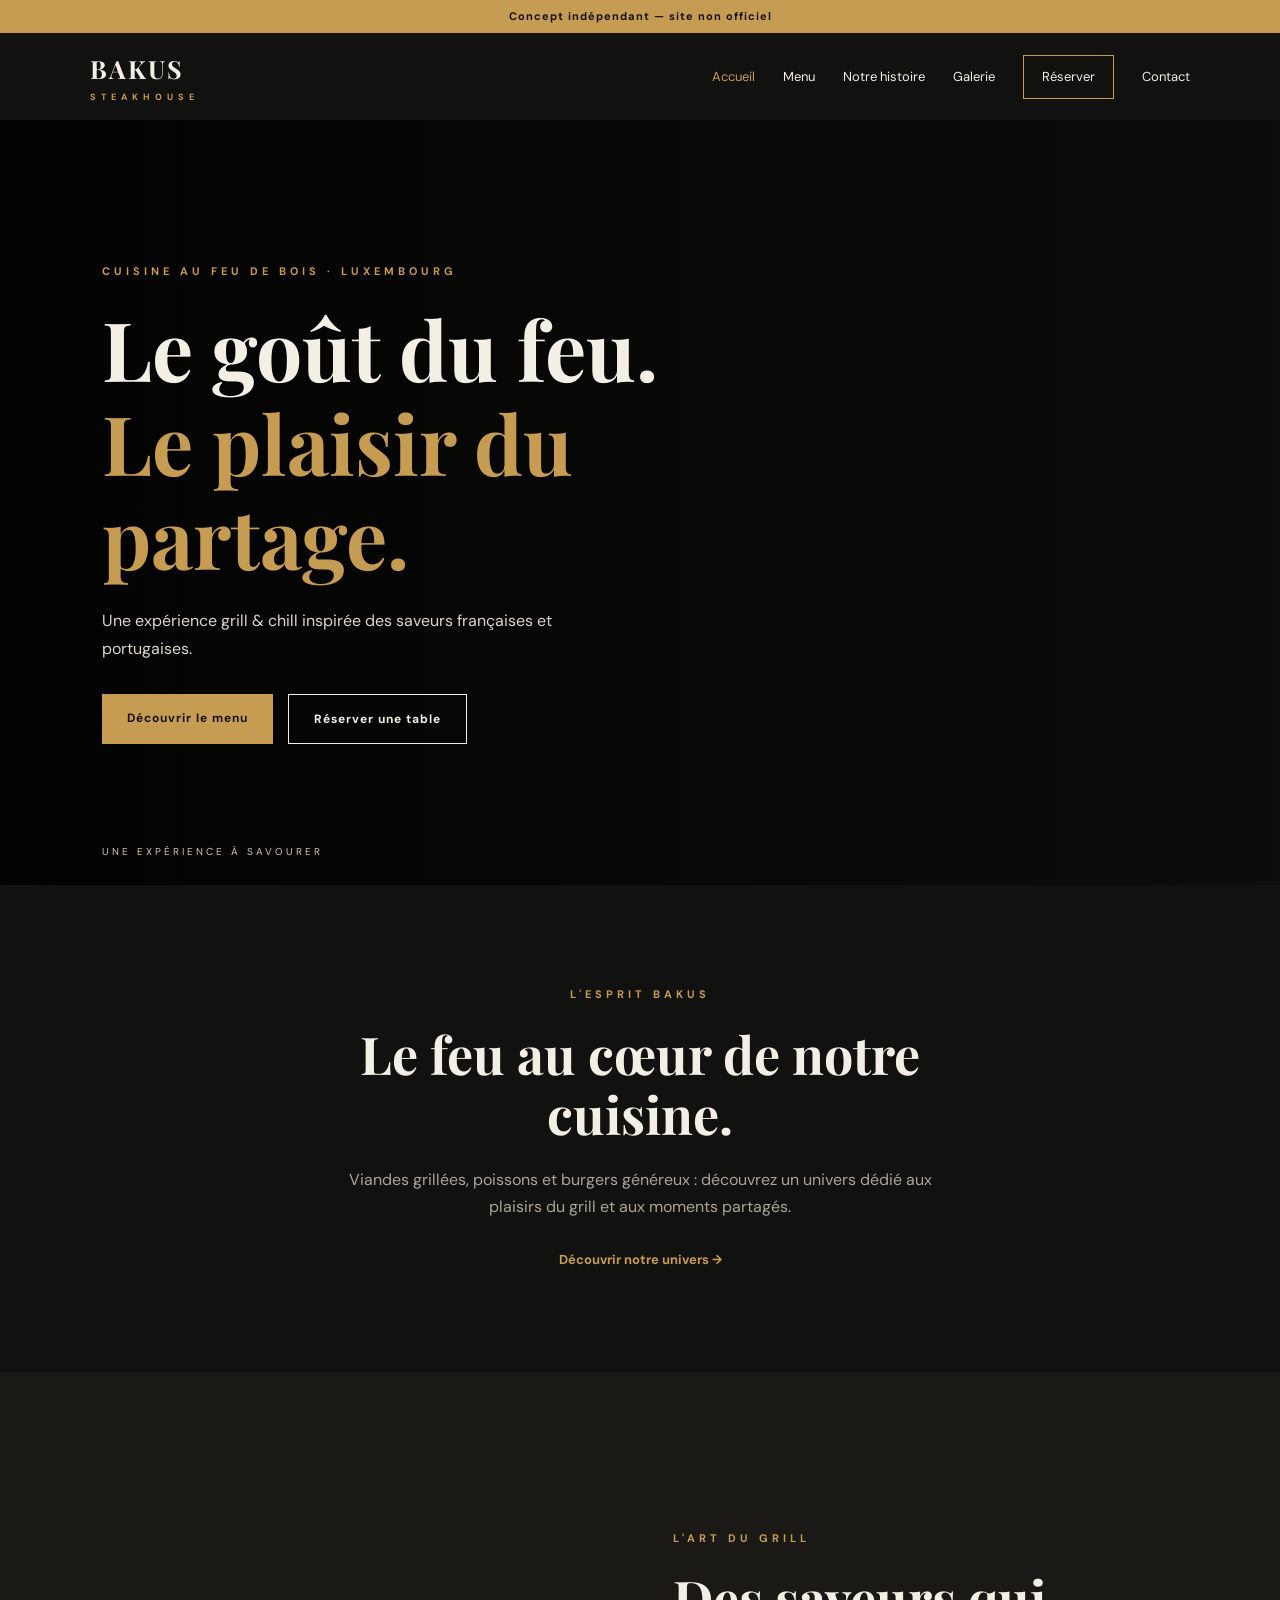
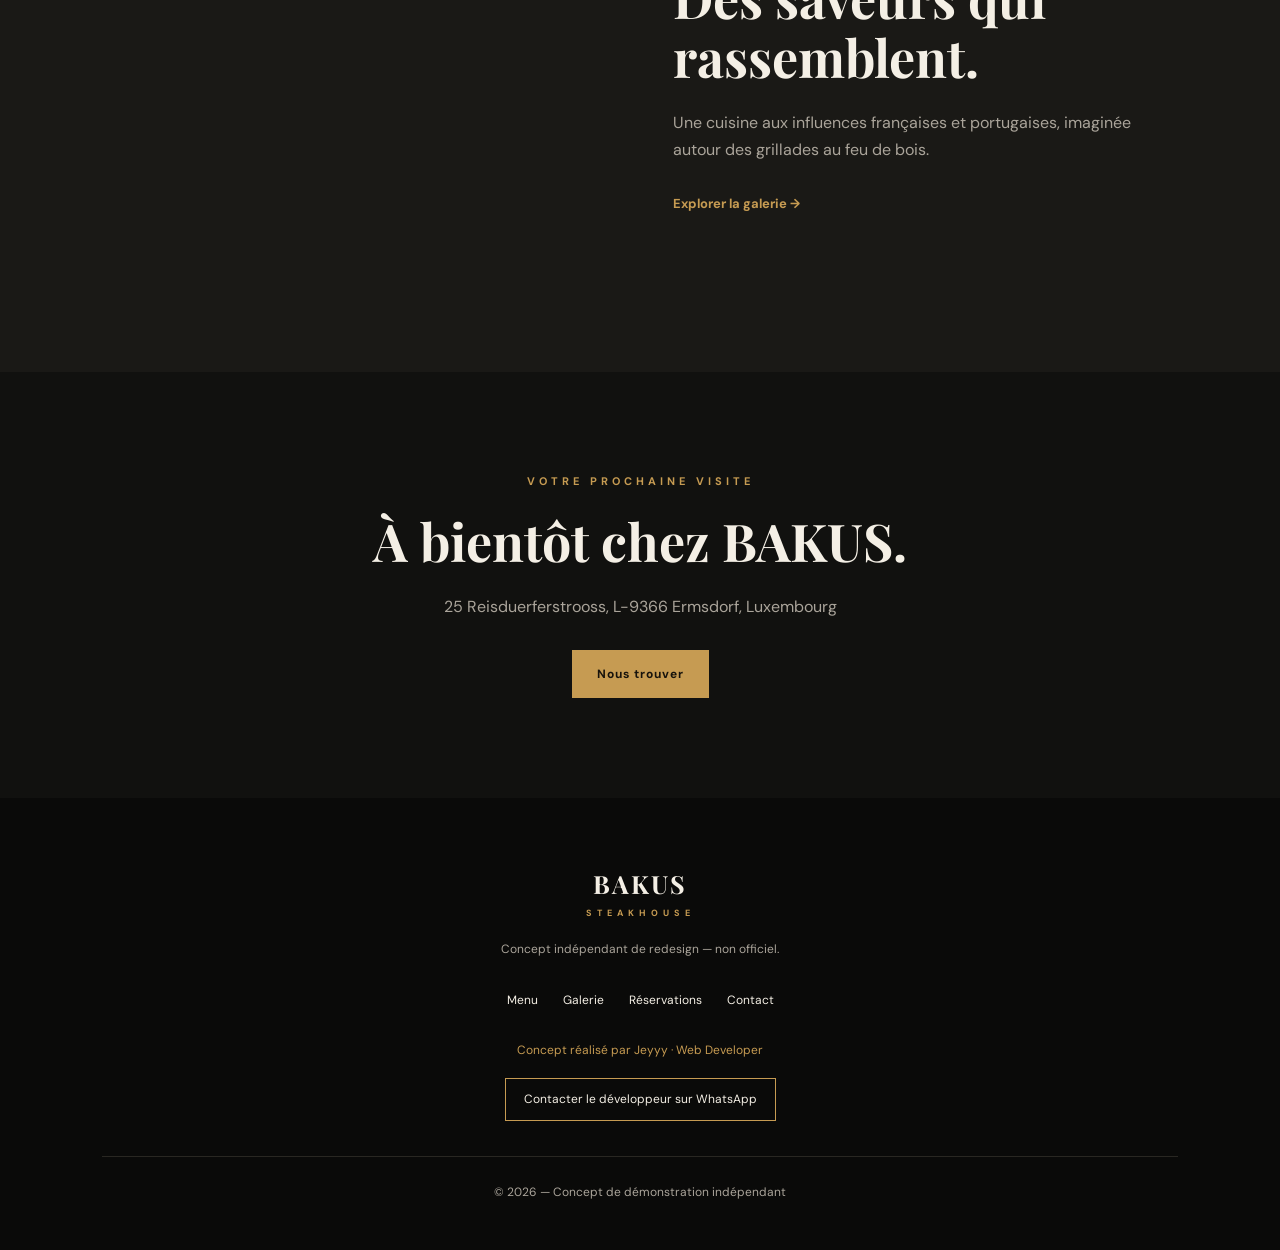
<file: index.html>
<!DOCTYPE html>
<html lang="fr">
<head>
  <meta charset="UTF-8">
  <meta name="viewport" content="width=device-width, initial-scale=1.0">

  <title>BAKUS SteakHouse | Concept de refonte</title>
  <meta name="description" content="Concept indépendant de site web pour BAKUS SteakHouse Chill & Grill au Luxembourg.">

  <link rel="preconnect" href="https://fonts.googleapis.com">
  <link rel="preconnect" href="https://fonts.gstatic.com" crossorigin>
  <link href="https://fonts.googleapis.com/css2?family=DM+Sans:wght@400;500;600;700&family=Playfair+Display:wght@500;600;700&display=swap" rel="stylesheet">

  <link rel="stylesheet" href="css/style.css">
  <script src="js/script.js" defer></script>
</head>
<body>

  <div class="concept-notice">
    Concept indépendant — site non officiel
  </div>

  <header class="site-header">
    <a href="index.html" class="logo">
      BAKUS<span>STEAKHOUSE</span>
    </a>

    <button class="menu-toggle" aria-label="Ouvrir le menu"
      aria-expanded="false">
      ☰
    </button>

    <nav class="nav-links">
      <a href="index.html" class="active">Accueil</a>
      <a href="menu.html">Menu</a>
      <a href="story.html">Notre histoire</a>
      <a href="gallery.html">Galerie</a>
      <a href="reservations.html" class="nav-cta">Réserver</a>
      <a href="contact.html">Contact</a>
    </nav>
  </header>

  <main>
    <section class="hero">
      <div class="hero-content">
        <p class="eyebrow">CUISINE AU FEU DE BOIS · LUXEMBOURG</p>

        <h1>Le goût du feu.<br>
          <span>Le plaisir du partage.</span>
        </h1>

        <p class="hero-description">
          Une expérience grill & chill inspirée des saveurs
          françaises et portugaises.
        </p>

        <div class="hero-actions">
          <a href="menu.html" class="btn btn-gold">
            Découvrir le menu
          </a>
          <a href="reservations.html" class="btn btn-outline">
            Réserver une table
          </a>
        </div>
      </div>

      <div class="hero-scroll">
        UNE EXPÉRIENCE À SAVOURER
      </div>
    </section>

    <section class="intro section-padding">
      <p class="eyebrow">L'ESPRIT BAKUS</p>
      <h2>Le feu au cœur de notre cuisine.</h2>

      <p class="section-description">
        Viandes grillées, poissons et burgers généreux :
        découvrez un univers dédié aux plaisirs du grill
        et aux moments partagés.
      </p>

      <a href="story.html" class="text-link">
        Découvrir notre univers →
      </a>
    </section>

    <section class="experience section-padding">
      <div class="experience-image"></div>

      <div class="experience-content">
        <p class="eyebrow">L'ART DU GRILL</p>
        <h2>Des saveurs qui rassemblent.</h2>
        <p>
          Une cuisine aux influences françaises et portugaises,
          imaginée autour des grillades au feu de bois.
        </p>
        <a href="gallery.html" class="text-link">
          Explorer la galerie →
        </a>
      </div>
    </section>

    <section class="visit section-padding">
      <p class="eyebrow">VOTRE PROCHAINE VISITE</p>
      <h2>À bientôt chez BAKUS.</h2>
      <p>
        25 Reisduerferstrooss, L-9366 Ermsdorf, Luxembourg
      </p>
      <a href="contact.html" class="btn btn-gold">
        Nous trouver
      </a>
    </section>
  </main>

  <footer class="site-footer">
    <a href="index.html" class="logo">
      BAKUS<span>STEAKHOUSE</span>
    </a>

    <p>Concept indépendant de redesign — non officiel.</p>

    <div class="footer-links">
      <a href="menu.html">Menu</a>
      <a href="gallery.html">Galerie</a>
      <a href="reservations.html">Réservations</a>
      <a href="contact.html">Contact</a>
    </div>

    <p class="developer-credit">
      Concept réalisé par Jeyyy · Web Developer
    </p>
    <a class="developer-whatsapp"
       href="https://wa.me/2347035960615"
       target="_blank" rel="noopener noreferrer">
      Contacter le développeur sur WhatsApp
    </a>

    <p class="copyright">
      © 2026 — Concept de démonstration indépendant
    </p>
  </footer>

</body>
</html>
</file>
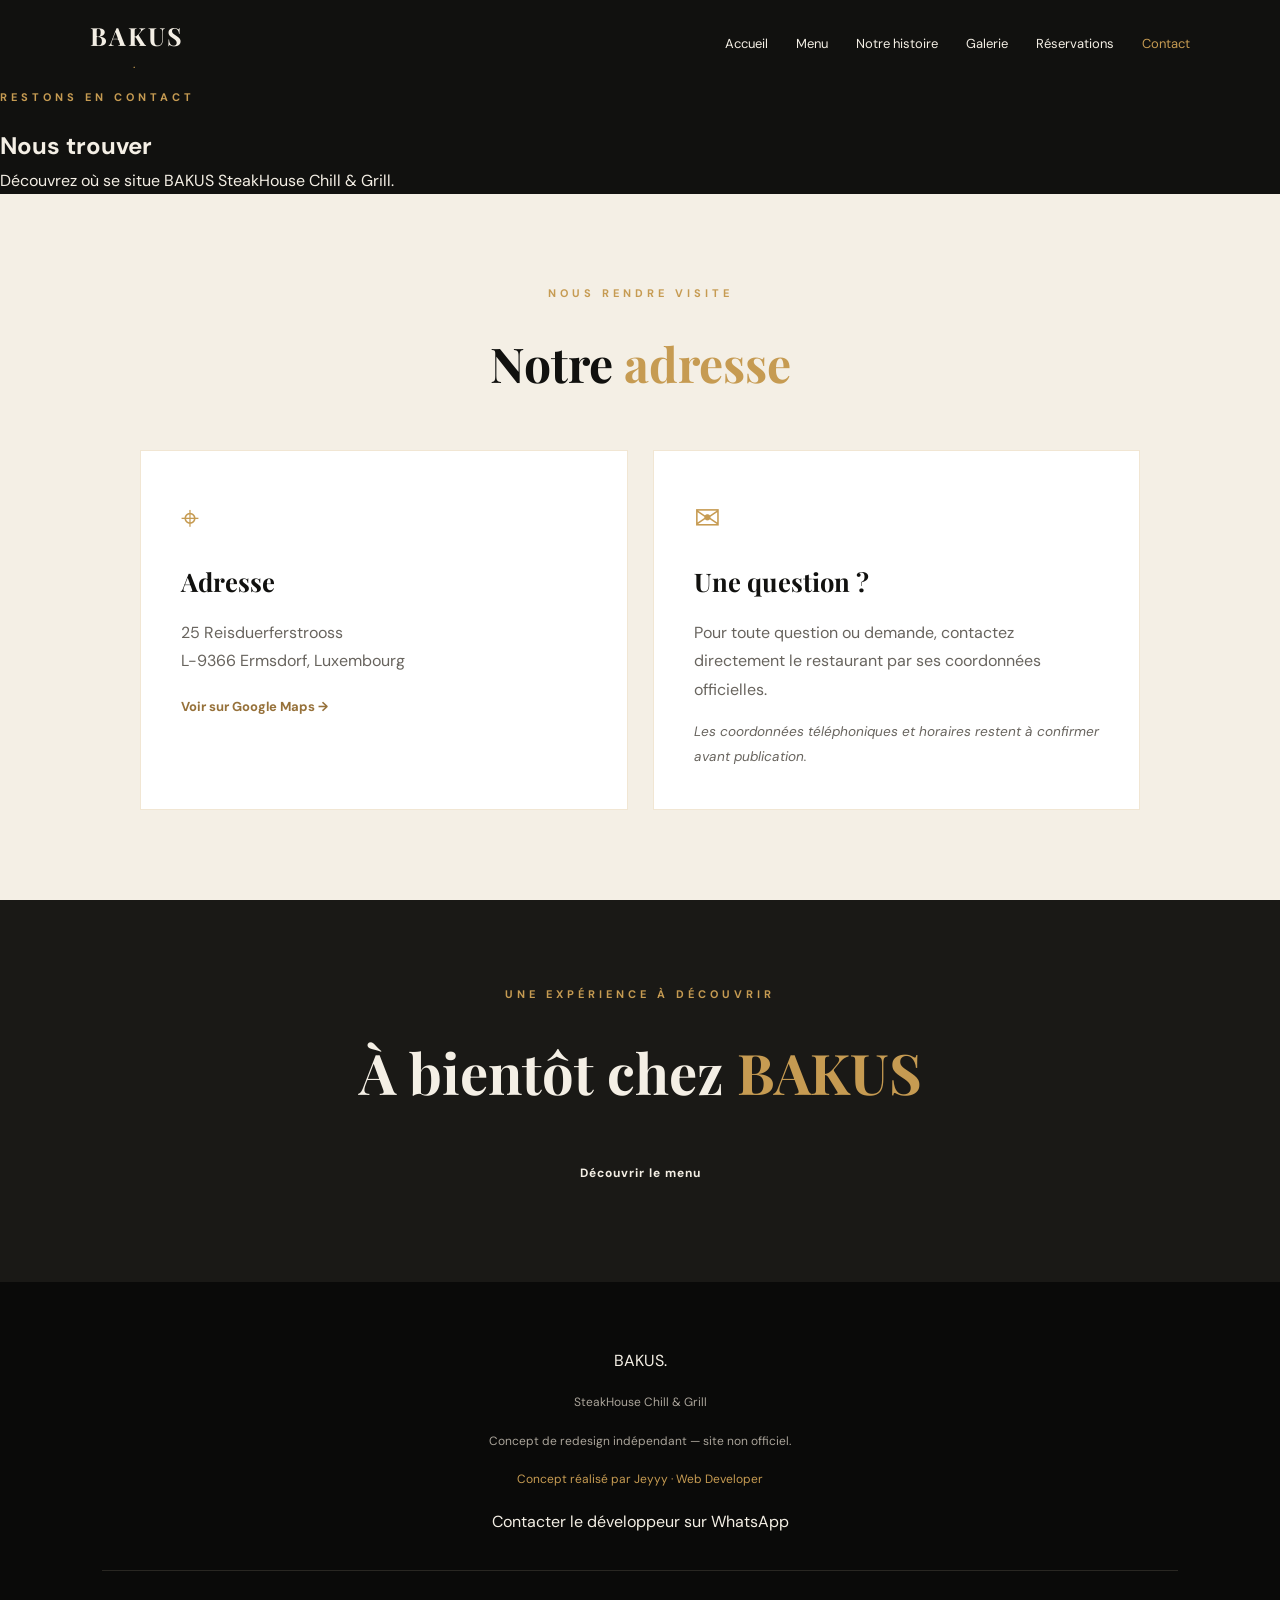
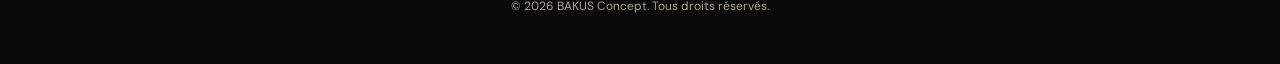
<file: contact.html>
<!DOCTYPE html>
<html lang="fr">
<head>
  <meta charset="UTF-8">
  <meta name="viewport" content="width=device-width, initial-scale=1.0">
  <meta name="description" content="Découvrez les informations de contact et la localisation de BAKUS SteakHouse Chill & Grill.">
  <title>Contact — BAKUS SteakHouse Chill & Grill</title>

  <link rel="preconnect" href="https://fonts.googleapis.com">
  <link href="https://fonts.googleapis.com/css2?family=DM+Sans:wght@400;500;600;700&family=Playfair+Display:wght@500;600;700&display=swap" rel="stylesheet">

  <link rel="stylesheet" href="css/style.css">
  <script src="js/script.js" defer></script>
</head>

<body>

<header class="site-header">
  <a href="index.html" class="logo">BAKUS<span>.</span></a>

  <button class="menu-toggle" aria-label="Ouvrir le menu" aria-expanded="false">☰</button>

  <nav class="nav-links">
    <a href="index.html">Accueil</a>
    <a href="menu.html">Menu</a>
    <a href="story.html">Notre histoire</a>
    <a href="gallery.html">Galerie</a>
    <a href="reservations.html">Réservations</a>
    <a href="contact.html" class="active">Contact</a>
  </nav>
</header>

<main>

  <section class="page-hero">
    <div class="page-hero-content">
      <p class="eyebrow">RESTONS EN CONTACT</p>
      <h1>Nous <span>trouver</span></h1>
      <p>Découvrez où se situe BAKUS SteakHouse Chill & Grill.</p>
    </div>
  </section>

  <section class="contact-section">
    <div class="section-heading">
      <p class="eyebrow">NOUS RENDRE VISITE</p>
      <h2>Notre <span>adresse</span></h2>
    </div>

    <div class="contact-grid">
      <div class="contact-card">
        <span class="contact-icon">⌖</span>
        <h3>Adresse</h3>
        <p>25 Reisduerferstrooss</p>
        <p>L-9366 Ermsdorf, Luxembourg</p>
        <a
          href="https://www.google.com/maps/search/?api=1&query=25+Reisduerferstrooss+L-9366+Ermsdorf+Luxembourg"
          target="_blank"
          rel="noopener noreferrer"
          class="text-link"
        >Voir sur Google Maps →</a>
      </div>

      <div class="contact-card">
        <span class="contact-icon">✉</span>
        <h3>Une question ?</h3>
        <p>Pour toute question ou demande, contactez directement le restaurant par ses coordonnées officielles.</p>
        <p class="small-note">Les coordonnées téléphoniques et horaires restent à confirmer avant publication.</p>
      </div>
    </div>
  </section>

  <section class="contact-cta">
    <p class="eyebrow">UNE EXPÉRIENCE À DÉCOUVRIR</p>
    <h2>À bientôt chez <span>BAKUS</span></h2>
    <a href="menu.html" class="btn btn-primary">Découvrir le menu</a>
  </section>

</main>

<footer class="site-footer">
  <div class="footer-brand">BAKUS<span>.</span></div>
  <p>SteakHouse Chill & Grill</p>
  <p class="footer-disclaimer">
    Concept de redesign indépendant — site non officiel.
  </p>
  <p class="developer-credit">
    Concept réalisé par Jeyyy · Web Developer
  </p>
  <a href="https://wa.me/2347035960615" target="_blank" rel="noopener noreferrer">
    Contacter le développeur sur WhatsApp
  </a>
  <p class="copyright">© 2026 BAKUS Concept. Tous droits réservés.</p>
</footer>

</body>
</html>
</file>
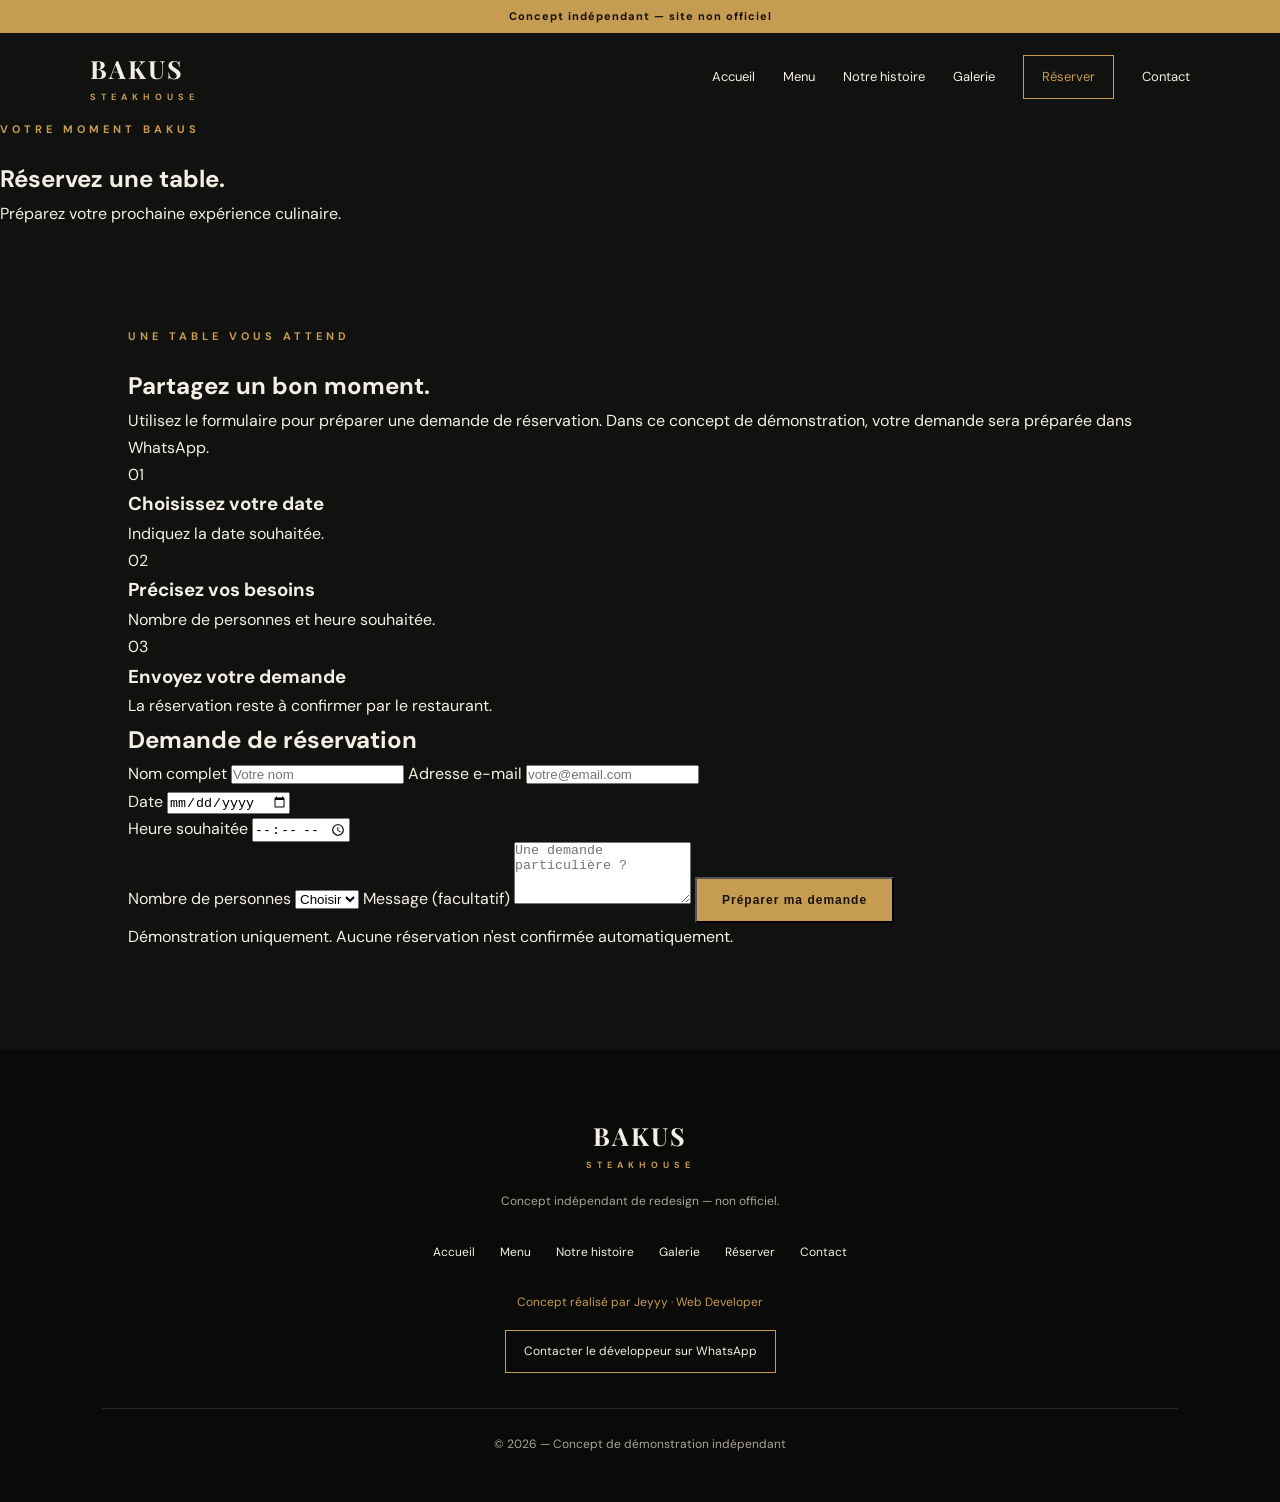
<file: reservations.html>
<!DOCTYPE html>
<html lang="fr">
<head>
  <meta charset="UTF-8">
  <meta name="viewport" content="width=device-width, initial-scale=1.0">
  <title>Réservations | BAKUS SteakHouse</title>
  <link rel="stylesheet" href="css/style.css">
  <script src="js/script.js" defer></script>
</head>
<body>

<div class="concept-notice">
  Concept indépendant — site non officiel
</div>

<header class="site-header">
  <a href="index.html" class="logo">
    BAKUS<span>STEAKHOUSE</span>
  </a>

  <button class="menu-toggle" aria-label="Ouvrir le menu"
    aria-expanded="false">☰</button>

  <nav class="nav-links">
    <a href="index.html">Accueil</a>
    <a href="menu.html">Menu</a>
    <a href="story.html">Notre histoire</a>
    <a href="gallery.html">Galerie</a>
    <a href="reservations.html" class="nav-cta active">Réserver</a>
    <a href="contact.html">Contact</a>
  </nav>
</header>

<main>

  <section class="page-hero">
    <p class="eyebrow">VOTRE MOMENT BAKUS</p>
    <h1>Réservez une <span>table.</span></h1>
    <p>Préparez votre prochaine expérience culinaire.</p>
  </section>

  <section class="reservation-section section-padding">

    <div class="reservation-info">
      <p class="eyebrow">UNE TABLE VOUS ATTEND</p>
      <h2>Partagez un bon moment.</h2>

      <p>
        Utilisez le formulaire pour préparer une demande
        de réservation. Dans ce concept de démonstration,
        votre demande sera préparée dans WhatsApp.
      </p>

      <div class="reservation-detail">
        <span>01</span>
        <div>
          <h3>Choisissez votre date</h3>
          <p>Indiquez la date souhaitée.</p>
        </div>
      </div>

      <div class="reservation-detail">
        <span>02</span>
        <div>
          <h3>Précisez vos besoins</h3>
          <p>Nombre de personnes et heure souhaitée.</p>
        </div>
      </div>

      <div class="reservation-detail">
        <span>03</span>
        <div>
          <h3>Envoyez votre demande</h3>
          <p>La réservation reste à confirmer par le restaurant.</p>
        </div>
      </div>
    </div>

    <div class="reservation-form-wrapper">
      <form id="reservation-form">

        <h2>Demande de réservation</h2>

        <label for="guest-name">Nom complet</label>
        <input type="text" id="guest-name"
          placeholder="Votre nom" required>

        <label for="guest-email">Adresse e-mail</label>
        <input type="email" id="guest-email"
          placeholder="votre@email.com" required>

        <div class="form-row">
          <div>
            <label for="guest-date">Date</label>
            <input type="date" id="guest-date" required>
          </div>

          <div>
            <label for="guest-time">Heure souhaitée</label>
            <input type="time" id="guest-time" required>
          </div>
        </div>

        <label for="guest-count">Nombre de personnes</label>
        <select id="guest-count" required>
          <option value="">Choisir</option>
          <option>1</option>
          <option>2</option>
          <option>3</option>
          <option>4</option>
          <option>5</option>
          <option>6</option>
          <option>7</option>
          <option>8</option>
        </select>

        <label for="guest-message">Message (facultatif)</label>
        <textarea id="guest-message" rows="4"
          placeholder="Une demande particulière ?"></textarea>

        <button type="submit" class="btn btn-gold form-button">
          Préparer ma demande
        </button>

        <p class="form-notice">
          Démonstration uniquement. Aucune réservation
          n'est confirmée automatiquement.
        </p>

        <p id="reservation-status" role="status"></p>

      </form>
    </div>

  </section>

</main>

<footer class="site-footer">
  <a href="index.html" class="logo">
    BAKUS<span>STEAKHOUSE</span>
  </a>

  <p>Concept indépendant de redesign — non officiel.</p>

  <div class="footer-links">
    <a href="index.html">Accueil</a>
    <a href="menu.html">Menu</a>
    <a href="story.html">Notre histoire</a>
    <a href="gallery.html">Galerie</a>
    <a href="reservations.html">Réserver</a>
    <a href="contact.html">Contact</a>
  </div>

  <p class="developer-credit">Concept réalisé par Jeyyy · Web Developer</p>

  <a class="developer-whatsapp"
     href="https://wa.me/2347035960615"
     target="_blank" rel="noopener noreferrer">
    Contacter le développeur sur WhatsApp
  </a>

  <p class="copyright">© 2026 — Concept de démonstration indépendant</p>
</footer>

</body>
</html>
</file>
<file: css/style.css>
@import url('https://fonts.googleapis.com/css2?family=DM+Sans:wght@400;500;600;700&family=Playfair+Display:wght@500;600;700&display=swap');

:root {
  --black: #11110f;
  --dark: #1a1916;
  --cream: #f4efe5;
  --gold: #c69b52;
  --muted: #aaa49a;
}

* {
  margin: 0;
  padding: 0;
  box-sizing: border-box;
}

html {
  scroll-behavior: smooth;
}

body {
  background: var(--black);
  color: var(--cream);
  font-family: 'DM Sans', sans-serif;
  line-height: 1.7;
}

a {
  text-decoration: none;
  color: inherit;
}

.concept-notice {
  background: var(--gold);
  color: #15120c;
  text-align: center;
  padding: 7px;
  font-size: 11px;
  letter-spacing: 1px;
  font-weight: 700;
}

.site-header {
  min-height: 85px;
  padding: 15px 7%;
  display: flex;
  align-items: center;
  justify-content: space-between;
  background: var(--black);
  position: relative;
  z-index: 10;
}

.logo {
  font-family: 'Playfair Display', serif;
  font-size: 25px;
  font-weight: 700;
  letter-spacing: 2px;
}

.logo span {
  display: block;
  font-family: 'DM Sans', sans-serif;
  color: var(--gold);
  font-size: 9px;
  letter-spacing: 5px;
  text-align: center;
}

.nav-links {
  display: flex;
  align-items: center;
  gap: 28px;
}

.nav-links a {
  font-size: 13px;
  transition: color .3s;
}

.nav-links a:hover,
.nav-links a.active {
  color: var(--gold);
}

.nav-cta {
  border: 1px solid var(--gold);
  padding: 10px 18px;
}

.menu-toggle {
  display: none;
  background: none;
  color: var(--cream);
  border: none;
  font-size: 27px;
  cursor: pointer;
}

.hero {
  min-height: 680px;
  height: 85vh;
  position: relative;
  display: flex;
  align-items: center;
  padding: 8%;
  background:
    linear-gradient(90deg, rgba(0,0,0,.88), rgba(0,0,0,.28)),
    url("https://images.unsplash.com/photo-1544025162-d76694265947?auto=format&fit=crop&w=2000&q=85")
    center/cover no-repeat;
}

.hero-content {
  max-width: 700px;
  animation: fadeUp 1s ease;
}

.eyebrow {
  color: var(--gold);
  font-size: 11px;
  font-weight: 700;
  letter-spacing: 4px;
  margin-bottom: 20px;
}

.hero h1,
.intro h2,
.experience h2,
.visit h2 {
  font-family: 'Playfair Display', serif;
  line-height: 1.15;
}

.hero h1 {
  font-size: clamp(42px, 7vw, 82px);
  margin-bottom: 24px;
}

.hero h1 span {
  color: var(--gold);
}

.hero-description {
  color: #ddd6ca;
  max-width: 470px;
  margin-bottom: 32px;
}

.hero-actions {
  display: flex;
  flex-wrap: wrap;
  gap: 15px;
}

.btn {
  display: inline-block;
  padding: 14px 25px;
  font-size: 12px;
  font-weight: 700;
  letter-spacing: 1px;
  transition: .3s;
}

.btn-gold {
  background: var(--gold);
  color: #17130c;
}

.btn-gold:hover {
  background: var(--cream);
  transform: translateY(-3px);
}

.btn-outline {
  border: 1px solid var(--cream);
}

.btn-outline:hover {
  background: var(--cream);
  color: var(--black);
}

.hero-scroll {
  position: absolute;
  bottom: 25px;
  left: 8%;
  color: #d4c5aa;
  font-size: 10px;
  letter-spacing: 3px;
}

.section-padding {
  padding: 100px 10%;
}

.intro {
  text-align: center;
  max-width: 950px;
  margin: auto;
}

.intro h2,
.experience h2,
.visit h2 {
  font-size: clamp(34px, 5vw, 52px);
  margin-bottom: 22px;
}

.section-description {
  color: var(--muted);
  max-width: 620px;
  margin: auto auto 25px;
}

.text-link {
  color: var(--gold);
  font-size: 13px;
  font-weight: 700;
}

.text-link:hover {
  color: var(--cream);
}

.experience {
  background: var(--dark);
  display: grid;
  grid-template-columns: 1fr 1fr;
  gap: 65px;
  align-items: center;
}

.experience-image {
  min-height: 400px;
  background:
    url("https://images.unsplash.com/photo-1558030006-450675393462?auto=format&fit=crop&w=1100&q=85")
    center/cover;
}

.experience-content p:not(.eyebrow) {
  color: var(--muted);
  margin-bottom: 25px;
}

.visit {
  text-align: center;
}

.visit p:not(.eyebrow) {
  color: var(--muted);
  margin-bottom: 30px;
}

.site-footer {
  background: #0a0a09;
  padding: 65px 8% 30px;
  text-align: center;
}

.site-footer > p {
  color: var(--muted);
  font-size: 12px;
  margin: 18px 0;
}

.footer-links {
  display: flex;
  justify-content: center;
  flex-wrap: wrap;
  gap: 25px;
  margin: 30px 0;
  font-size: 12px;
}

.footer-links a:hover {
  color: var(--gold);
}

.site-footer .developer-credit {
  color: var(--gold);
}

.developer-whatsapp {
  display: inline-block;
  color: var(--cream);
  border: 1px solid var(--gold);
  padding: 10px 18px;
  font-size: 12px;
  transition: .3s;
}

.developer-whatsapp:hover {
  background: var(--gold);
  color: var(--black);
}

.copyright {
  border-top: 1px solid #292722;
  padding-top: 25px;
  margin-top: 35px !important;
}

@keyframes fadeUp {
  from {
    opacity: 0;
    transform: translateY(25px);
  }
  to {
    opacity: 1;
    transform: translateY(0);
  }
}

@media (max-width: 900px) {
  .site-header {
    padding: 15px 5%;
  }

  .nav-links {
    gap: 14px;
  }

  .experience {
    gap: 35px;
    padding: 80px 6%;
  }
}

@media (max-width: 700px) {
  .site-header {
    min-height: 75px;
  }

  .menu-toggle {
    display: block;
  }

  .nav-links {
    display: none;
    position: absolute;
    top: 100%;
    left: 0;
    width: 100%;
    background: var(--dark);
    padding: 25px;
    flex-direction: column;
    align-items: stretch;
    gap: 18px;
  }

  .nav-links.open {
    display: flex;
  }

  .nav-links a {
    padding: 8px 0;
  }

  .hero {
    min-height: 620px;
    height: 78vh;
    padding: 8% 6%;
    background-position: 60% center;
  }

  .hero h1 {
    font-size: 45px;
  }

  .hero-actions {
    flex-direction: column;
    align-items: flex-start;
  }

  .section-padding {
    padding: 75px 7%;
  }

  .experience {
    grid-template-columns: 1fr;
  }

  .experience-image {
    min-height: 300px;
  }

  .footer-links {
    gap: 15px;
  }
}

/* CONTACT PAGE */

.contact-section {
  padding: 90px 8%;
  background: var(--cream);
  color: var(--black);
}

.contact-section .section-heading {
  text-align: center;
  margin-bottom: 45px;
}

.contact-section .section-heading h2 {
  font-family: "Playfair Display", serif;
  font-size: clamp(2rem, 4vw, 3rem);
}

.contact-section .section-heading h2 span {
  color: var(--gold);
}

.contact-grid {
  display: grid;
  grid-template-columns: repeat(2, 1fr);
  gap: 25px;
  max-width: 1000px;
  margin: 0 auto;
}

.contact-card {
  background: #fff;
  padding: 40px;
  border: 1px solid rgba(198, 155, 82, 0.25);
  transition: transform 0.3s ease, box-shadow 0.3s ease;
}

.contact-card:hover {
  transform: translateY(-6px);
  box-shadow: 0 15px 35px rgba(0, 0, 0, 0.08);
}

.contact-icon {
  display: inline-block;
  color: var(--gold);
  font-size: 2rem;
  margin-bottom: 15px;
}

.contact-card h3 {
  font-family: "Playfair Display", serif;
  font-size: 1.6rem;
  margin-bottom: 15px;
}

.contact-card p {
  color: #68645e;
  line-height: 1.8;
}

.contact-card .text-link {
  display: inline-block;
  margin-top: 20px;
  color: #96713a;
  font-weight: 700;
  text-decoration: none;
}

.contact-card .small-note {
  margin-top: 15px;
  font-size: 0.85rem;
  font-style: italic;
}

.contact-cta {
  padding: 85px 8%;
  text-align: center;
  background: var(--dark);
  color: var(--cream);
}

.contact-cta h2 {
  font-family: "Playfair Display", serif;
  font-size: clamp(2rem, 5vw, 3.5rem);
  margin: 15px 0 30px;
}

.contact-cta h2 span {
  color: var(--gold);
}

@media (max-width: 700px) {
  .contact-grid {
    grid-template-columns: 1fr;
  }

  .contact-card {
    padding: 28px;
  }

  .contact-section {
    padding: 65px 6%;
  }
}
</file>
